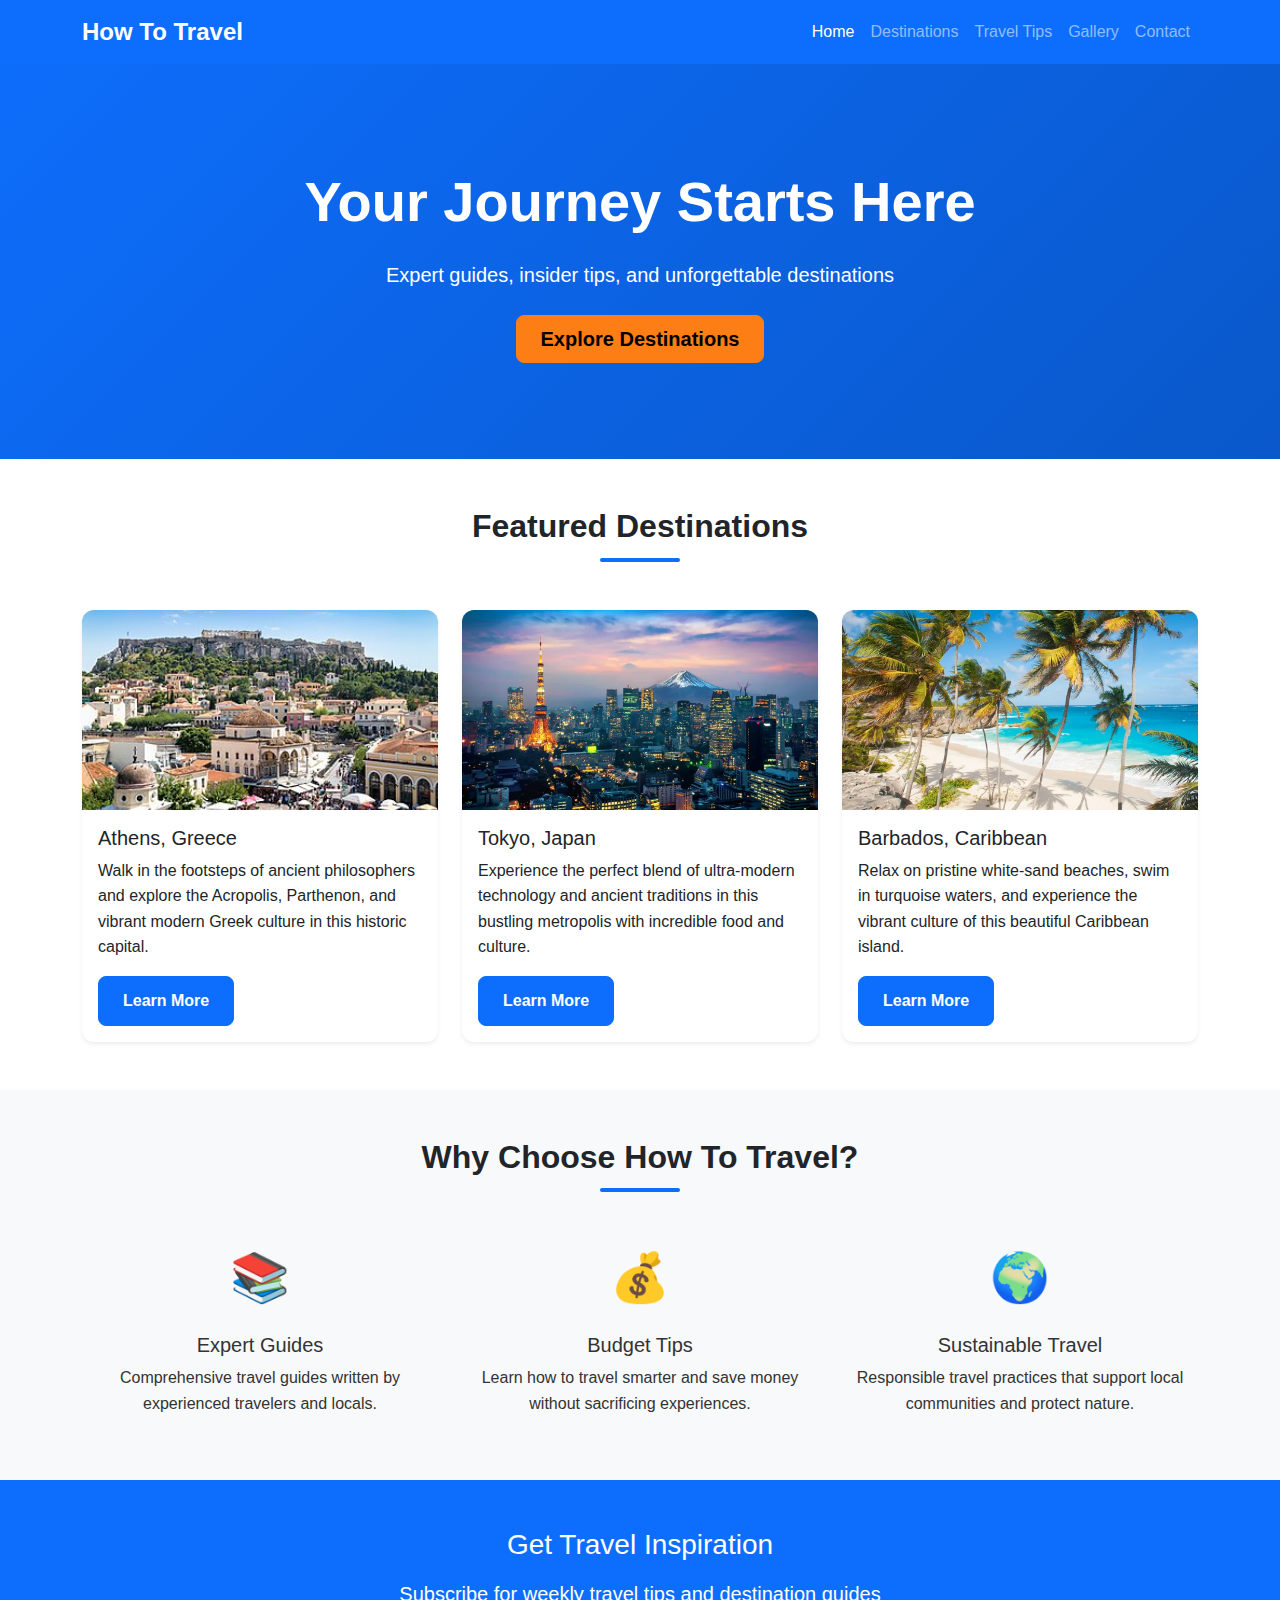
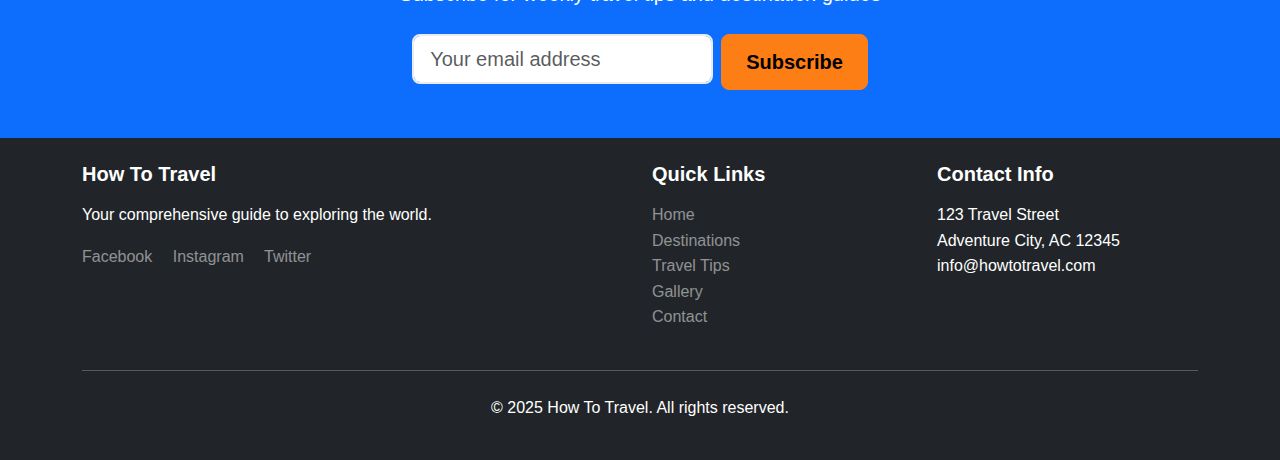
<file: index.html>
<!DOCTYPE html>
<html lang="en">
<head>
    <!-- Basic setup for the webpage -->
    <meta charset="UTF-8">
    <meta name="viewport" content="width=device-width, initial-scale=1.0">
    <meta name="author" content="Your Name">
    <meta name="description" content="How To Travel - Discover amazing travel destinations and tips">
    <title>How To Travel - Your Travel Guide</title>
    
    <!-- Link to Bootstrap CSS from CDN -->
    <link href="https://cdn.jsdelivr.net/npm/bootstrap@5.3.2/dist/css/bootstrap.min.css" rel="stylesheet">
    
    <!-- Link to our custom CSS file -->
    <link rel="stylesheet" href="style.css">
</head>
<body>
    <!-- Navigation Bar - Fixed at the top of the page -->
    <nav class="navbar navbar-expand-lg navbar-dark bg-primary fixed-top">
        <div class="container">
            <!-- Website logo/name -->
            <a class="navbar-brand fw-bold" href="index.html">How To Travel</a>
            
            <!-- Mobile menu button  -->
            <button class="navbar-toggler" type="button" data-bs-toggle="collapse" data-bs-target="#navbarNav">
                <span class="navbar-toggler-icon"></span>
            </button>
            
            <!-- Navigation links -->
            <div class="collapse navbar-collapse" id="navbarNav">
                <ul class="navbar-nav ms-auto">
                    <li class="nav-item">
                        <a class="nav-link active" href="index.html">Home</a>
                    </li>
                    <li class="nav-item">
                        <a class="nav-link" href="destinations.html">Destinations</a>
                    </li>
                    <li class="nav-item">
                        <a class="nav-link" href="tips.html">Travel Tips</a>
                    </li>
                    <li class="nav-item">
                        <a class="nav-link" href="gallery.html">Gallery</a>
                    </li>
                    <li class="nav-item">
                        <a class="nav-link" href="contact.html">Contact</a>
                    </li>
                </ul>
            </div>
        </div>
    </nav>

    <!-- Hero Section - The big banner at the top -->
    <section class="hero-section text-white py-5">
        <div class="container text-center py-5">
            <h1 class="display-4 mb-4 fw-bold">Your Journey Starts Here</h1>
            <p class="lead mb-4 fs-5">Expert guides, insider tips, and unforgettable destinations</p>
            
            <!-- Call-to-action button -->
            <a href="destinations.html" class="btn btn-warning btn-lg px-4 py-2 fw-bold">Explore Destinations</a>
        </div>
    </section>

    <!-- Featured Destinations Section -->
    <section class="py-5">
        <div class="container">
            <!-- Section title -->
            <h2 class="text-center mb-5 section-title">Featured Destinations</h2>
            
            <!-- Cards grid - 3 cards in a row on desktop -->
            <div class="row g-4">
                <!-- Card 1 - Athens, Greece -->
                <div class="col-md-4">
                    <div class="card h-100 shadow-sm destination-card">
                        <!-- Card image -->
                        <img src="athens.jpg" class="card-img-top" alt="Athens, Greece">
                        <div class="card-body">
                            <!-- Card title -->
                            <h5 class="card-title">Athens, Greece</h5>
                            <!-- Card description -->
                            <p class="card-text">Walk in the footsteps of ancient philosophers and explore the Acropolis, Parthenon, and vibrant modern Greek culture in this historic capital.</p>
                            <!-- Card button -->
                            <a href="destinations.html" class="btn btn-primary">Learn More</a>
                        </div>
                    </div>
                </div>
                
                <!-- Card 2 - Tokyo, Japan -->
                <div class="col-md-4">
                    <div class="card h-100 shadow-sm destination-card">
                        <img src="tokyo.jpg" class="card-img-top" alt="Tokyo, Japan">
                        <div class="card-body">
                            <h5 class="card-title">Tokyo, Japan</h5>
                            <p class="card-text">Experience the perfect blend of ultra-modern technology and ancient traditions in this bustling metropolis with incredible food and culture.</p>
                            <a href="destinations.html" class="btn btn-primary">Learn More</a>
                        </div>
                    </div>
                </div>
                
                <!-- Card 3 - Barbados, Caribbean -->
                <div class="col-md-4">
                    <div class="card h-100 shadow-sm destination-card">
                        <img src="beach.jpg" class="card-img-top" alt="Barbados, Caribbean">
                        <div class="card-body">
                            <h5 class="card-title">Barbados, Caribbean</h5>
                            <p class="card-text">Relax on pristine white-sand beaches, swim in turquoise waters, and experience the vibrant culture of this beautiful Caribbean island.</p>
                            <a href="destinations.html" class="btn btn-primary">Learn More</a>
                        </div>
                    </div>
                </div>
            </div>
        </div>
    </section>

    <!-- Why Choose Us Section -->
    <section class="py-5 bg-light">
        <div class="container">
            <h2 class="text-center mb-5 section-title">Why Choose How To Travel?</h2>
            
            <!-- Three feature columns -->
            <div class="row g-4 text-center">
                <!-- Feature 1 -->
                <div class="col-md-4">
                    <div class="feature-icon mb-3">
                        <div class="icon-wrapper">📚</div>
                    </div>
                    <h5>Expert Guides</h5>
                    <p>Comprehensive travel guides written by experienced travelers and locals.</p>
                </div>
                
                <!-- Feature 2 -->
                <div class="col-md-4">
                    <div class="feature-icon mb-3">
                        <div class="icon-wrapper">💰</div>
                    </div>
                    <h5>Budget Tips</h5>
                    <p>Learn how to travel smarter and save money without sacrificing experiences.</p>
                </div>
                
                <!-- Feature 3 -->
                <div class="col-md-4">
                    <div class="feature-icon mb-3">
                        <div class="icon-wrapper">🌍</div>
                    </div>
                    <h5>Sustainable Travel</h5>
                    <p>Responsible travel practices that support local communities and protect nature.</p>
                </div>
            </div>
        </div>
    </section>

    <!-- Newsletter Signup Section -->
    <section class="py-5 bg-primary text-white">
        <div class="container text-center">
            <h3 class="mb-3">Get Travel Inspiration</h3>
            <p class="lead mb-4">Subscribe for weekly travel tips and destination guides</p>
            
            <!-- Simple email form -->
            <form class="row g-2 justify-content-center">
                <div class="col-auto">
                    <input type="email" class="form-control form-control-lg" placeholder="Your email address">
                </div>
                <div class="col-auto">
                    <button type="submit" class="btn btn-warning btn-lg fw-bold">Subscribe</button>
                </div>
            </form>
        </div>
    </section>

    <!-- Footer -->
    <footer class="bg-dark text-white py-4">
        <div class="container">
            <div class="row">
                <!-- Company info -->
                <div class="col-md-6">
                    <h5 class="fw-bold">How To Travel</h5>
                    <p>Your comprehensive guide to exploring the world.</p>
                    <div class="social-links">
                        <a href="#" class="text-white-50 me-3">Facebook</a>
                        <a href="#" class="text-white-50 me-3">Instagram</a>
                        <a href="#" class="text-white-50">Twitter</a>
                    </div>
                </div>
                
                <!-- Quick links -->
                <div class="col-md-3">
                    <h5>Quick Links</h5>
                    <ul class="list-unstyled">
                        <li><a href="index.html" class="text-white-50">Home</a></li>
                        <li><a href="destinations.html" class="text-white-50">Destinations</a></li>
                        <li><a href="tips.html" class="text-white-50">Travel Tips</a></li>
                        <li><a href="gallery.html" class="text-white-50">Gallery</a></li>
                        <li><a href="contact.html" class="text-white-50">Contact</a></li>
                    </ul>
                </div>
                
                <!-- Contact info -->
                <div class="col-md-3">
                    <h5>Contact Info</h5>
                    <ul class="list-unstyled">
                        <li>123 Travel Street</li>
                        <li>Adventure City, AC 12345</li>
                        <li>info@howtotravel.com</li>
                    </ul>
                </div>
            </div>
            
            <hr class="my-4">
            
            <!-- Copyright -->
            <div class="text-center">
                <p>&copy; 2025 How To Travel. All rights reserved.</p>
            </div>
        </div>
    </footer>

    <!-- Bootstrap JavaScript - Needed for interactive components -->
    <script src="https://cdn.jsdelivr.net/npm/bootstrap@5.3.2/dist/js/bootstrap.bundle.min.js"></script>
</body>
</html>
</file>
<file: style.css>
/* Custom CSS for How To Travel - Beginner Version */

/* Basic color setup */
body {
    font-family: 'Segoe UI', Tahoma, Geneva, Verdana, sans-serif;
    line-height: 1.6;
    color: #333333;
    padding-top: 76px; /* This makes space for the fixed navbar at the top */
}

/* Make the top section (hero) look nice */
.hero-section {
    background: #0d6efd; /* Blue color */
    background: linear-gradient(135deg, #0d6efd 0%, #0a58ca 100%); /* Blue gradient */
    margin-top: -76px;
    padding-top: 120px !important;
    color: white;
}

/* Style the website name in navigation */
.navbar-brand {
    font-size: 1.5rem;
    font-weight: bold;
}

/* Style the navigation links */
.navbar-nav .nav-link {
    font-weight: 500;
    padding: 0.5rem 1rem;
}

/* Change link color when mouse hovers over them */
.navbar-nav .nav-link:hover {
    color: #fd7e14 !important; /* Orange color on hover */
}

/* Style the destination cards */
.destination-card {
    border: none;
    border-radius: 12px;
    overflow: hidden;
    box-shadow: 0 4px 6px rgba(0, 0, 0, 0.1);
}

/* Make cards lift up when hovering */
.destination-card:hover {
    transform: translateY(-8px);
    box-shadow: 0 12px 24px rgba(0, 0, 0, 0.15);
}

/* Make card images look good */
.card-img-top {
    height: 200px;
    object-fit: cover; /* This makes images fill the space nicely */
}

/* Make images zoom a bit when card is hovered */
.destination-card:hover .card-img-top {
    transform: scale(1.05);
}

/* Style section titles */
.section-title {
    color: #212529;
    font-weight: 700;
    position: relative;
    padding-bottom: 1rem;
    text-align: center;
}

/* Add a little line under section titles */
.section-title::after {
    content: '';
    position: absolute;
    bottom: 0;
    left: 50%;
    transform: translateX(-50%);
    width: 80px;
    height: 4px;
    background: #0d6efd; /* Blue color */
    border-radius: 2px;
}

/* Style the feature icons */
.feature-icon .icon-wrapper {
    font-size: 3rem;
    margin-bottom: 1rem;
}

/* Style all buttons */
.btn {
    border-radius: 8px;
    font-weight: 600;
    padding: 0.75rem 1.5rem;
}

/* Blue buttons */
.btn-primary {
    background-color: #0d6efd;
    border-color: #0d6efd;
    color: white;
}

/* Blue buttons on hover */
.btn-primary:hover {
    background-color: #0b5ed7;
    border-color: #0a58ca;
    color: white;
    transform: translateY(-2px);
}

/* Orange buttons */
.btn-warning {
    background-color: #fd7e14;
    border-color: #fd7e14;
    color: black;
}

/* Orange buttons on hover */
.btn-warning:hover {
    background-color: #fd9843;
    border-color: #fd9843;
    color: black;
    transform: translateY(-2px);
}

/* Footer styling */
footer {
    background-color: #212529 !important;
    color: white;
}

/* Footer headings */
footer h5 {
    font-weight: 600;
    margin-bottom: 1rem;
}

/* Footer links */
footer a {
    text-decoration: none;
    color: rgba(255, 255, 255, 0.5);
}

/* Footer links on hover */
footer a:hover {
    color: #fd7e14 !important; /* Orange color */
}

/* Style alert boxes */
.alert {
    border: none;
    border-radius: 10px;
    font-weight: 500;
}

/* Make sure everything looks good on mobile phones */
@media (max-width: 768px) {
    .hero-section {
        padding-top: 100px !important;
        text-align: center;
    }
    
    /* Make headings smaller on mobile */
    .display-4 {
        font-size: 2.5rem;
    }
    
    /* Make the title underline shorter on mobile */
    .section-title::after {
        width: 60px;
    }
}

/* Make the page scroll smoothly when clicking links */
html {
    scroll-behavior: smooth;
}

/* Style form inputs */
.form-control {
    border-radius: 8px;
    border: 2px solid #e9ecef;
}

/* Style form inputs when clicked */
.form-control:focus {
    border-color: #0d6efd;
    box-shadow: 0 0 0 0.2rem rgba(13, 110, 253, 0.25);
}

/* Add some simple animations */
.destination-card,
.btn,
.navbar-nav .nav-link,
footer a {
    transition: all 0.3s ease; 
}

/* Simple hover effect for cards */
.destination-card:hover {
    transition: all 0.3s ease;
}

/* Simple hover effect for buttons */
.btn:hover {
    transition: all 0.3s ease;
}

/* Simple hover effect for navigation links */
.navbar-nav .nav-link:hover {
    transition: color 0.3s ease;
}

/* Simple hover effect for footer links */
footer a:hover {
    transition: color 0.3s ease;
}
</file>
